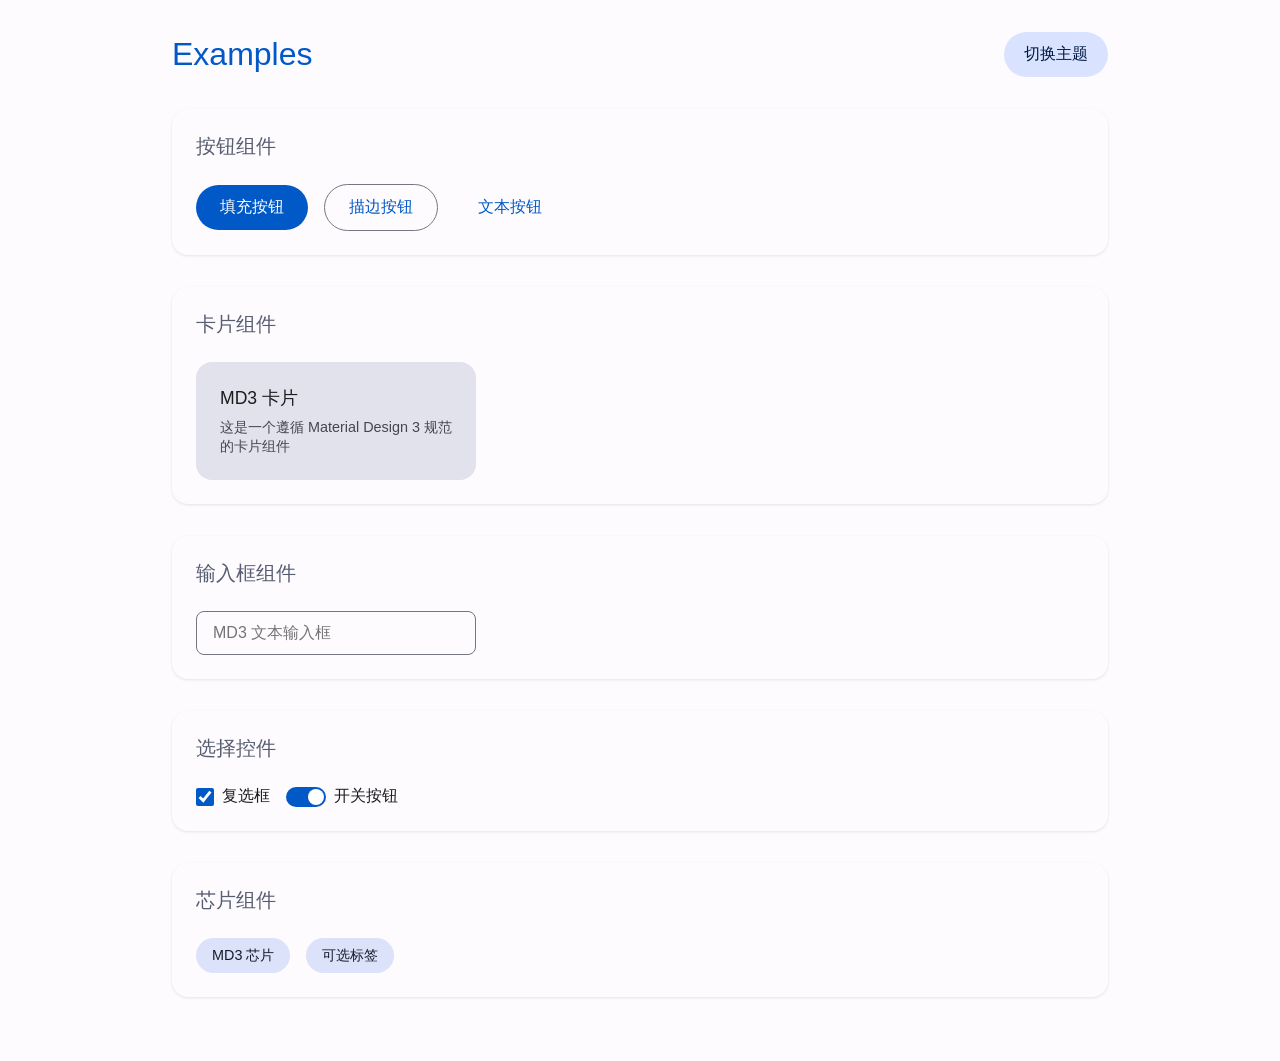
<file: modules/example-extension/index.html>
<!DOCTYPE html>
<html lang="zh-CN">
<head>
  <meta charset="UTF-8">
  <meta name="viewport" content="width=device-width, initial-scale=1.0">
  <link rel="stylesheet" href="assets/style/style.css">

  <title>Examples</title>
</head>
<body class="light-theme">
  <!-- 顶部栏 -->
  <div class="header">
    <h1 class="title">Examples</h1>
    <button class="theme-btn ripple-container" id="themeBtn">切换主题</button>
  </div>

  <!-- 按钮组件 -->
  <div class="section">
    <h2 class="section-title">按钮组件</h2>
    <div class="components">
      <button class="md-button btn-filled ripple-container">填充按钮</button>
      <button class="md-button btn-outlined ripple-container">描边按钮</button>
      <button class="md-button btn-text ripple-container">文本按钮</button>
    </div>
  </div>

  <!-- 卡片组件 -->
  <div class="section">
    <h2 class="section-title">卡片组件</h2>
    <div class="components">
      <div class="md-card ripple-container">
        <h3 class="card-title">MD3 卡片</h3>
        <p class="card-desc">这是一个遵循 Material Design 3 规范的卡片组件</p>
      </div>
    </div>
  </div>

  <!-- 输入框组件 -->
  <div class="section">
    <h2 class="section-title">输入框组件</h2>
    <div class="components">
      <input type="text" class="md-input" placeholder="MD3 文本输入框">
    </div>
  </div>

  <!-- 选择控件 -->
  <div class="section">
    <h2 class="section-title">选择控件</h2>
    <div class="components">
      <label class="checkbox-wrapper">
        <input type="checkbox" class="md-checkbox" checked>
        <span>复选框</span>
      </label>
      <label class="switch-wrapper">
        <input type="checkbox" class="md-switch" checked>
        <span>开关按钮</span>
      </label>
    </div>
  </div>

  <!-- 芯片组件 -->
  <div class="section">
    <h2 class="section-title">芯片组件</h2>
    <div class="components">
      <div class="md-chip ripple-container">MD3 芯片</div>
      <div class="md-chip ripple-container">可选标签</div>
    </div>
  </div>

<script src="assets/script/main.js"></script>
</body>
</html>
</file>
<file: modules/example-extension/assets/style/style.css>
* {
      margin: 0;
      padding: 0;
      box-sizing: border-box;
      font-family: 'Segoe UI', Roboto, sans-serif;
      transition: background-color 0.2s, color 0.2s, border-color 0.2s;
    }

    :root, .light-theme {
      --md-sys-color-primary-rgb: 0,89,199;
      --md-sys-color-primary: #0059c7;
      --md-sys-color-on-primary-rgb: 255,255,255;
      --md-sys-color-on-primary: #ffffff;
      --md-sys-color-primary-container-rgb: 217,226,255;
      --md-sys-color-primary-container: #d9e2ff;
      --md-sys-color-on-primary-container-rgb: 0,26,67;
      --md-sys-color-on-primary-container: #001a43;
      --md-sys-color-secondary-rgb: 87,94,113;
      --md-sys-color-secondary: #575e71;
      --md-sys-color-on-secondary-rgb: 255,255,255;
      --md-sys-color-on-secondary: #ffffff;
      --md-sys-color-secondary-container-rgb: 219,226,249;
      --md-sys-color-secondary-container: #dbe2f9;
      --md-sys-color-on-secondary-container-rgb: 20,27,44;
      --md-sys-color-on-secondary-container: #141b2c;
      --md-sys-color-tertiary-rgb: 114,85,115;
      --md-sys-color-tertiary: #725573;
      --md-sys-color-on-tertiary-rgb: 255,255,255;
      --md-sys-color-on-tertiary: #ffffff;
      --md-sys-color-tertiary-container-rgb: 252,215,251;
      --md-sys-color-tertiary-container: #fcd7fb;
      --md-sys-color-on-tertiary-container-rgb: 42,19,45;
      --md-sys-color-on-tertiary-container: #2a132d;
      --md-sys-color-error-rgb: 186,26,26;
      --md-sys-color-error: #ba1a1a;
      --md-sys-color-on-error-rgb: 255,255,255;
      --md-sys-color-on-error: #ffffff;
      --md-sys-color-error-container-rgb: 255,218,214;
      --md-sys-color-error-container: #ffdad6;
      --md-sys-color-on-error-container-rgb: 65,0,2;
      --md-sys-color-on-error-container: #410002;
      --md-sys-color-background-rgb: 254,251,255;
      --md-sys-color-background: #fefbff;
      --md-sys-color-on-background-rgb: 27,27,31;
      --md-sys-color-on-background: #1b1b1f;
      --md-sys-color-surface-rgb: 254,251,255;
      --md-sys-color-surface: #fefbff;
      --md-sys-color-on-surface-rgb: 27,27,31;
      --md-sys-color-on-surface: #1b1b1f;
      --md-sys-color-surface-variant-rgb: 225,226,236;
      --md-sys-color-surface-variant: #e1e2ec;
      --md-sys-color-on-surface-variant-rgb: 68,70,79;
      --md-sys-color-on-surface-variant: #44464f;
      --md-sys-color-outline-rgb: 117,119,128;
      --md-sys-color-outline: #757780;
      --md-sys-color-outline-variant-rgb: 197,198,208;
      --md-sys-color-outline-variant: #c5c6d0;
      --md-sys-color-shadow-rgb: 0,0,0;
      --md-sys-color-shadow: #000000;
      --md-sys-color-scrim-rgb: 0,0,0;
      --md-sys-color-scrim: #000000;
      --md-sys-color-inverse-surface-rgb: 48,48,52;
      --md-sys-color-inverse-surface: #303034;
      --md-sys-color-inverse-on-surface-rgb: 242,240,244;
      --md-sys-color-inverse-on-surface: #f2f0f4;
      --md-sys-color-inverse-primary-rgb: 175,198,255;
      --md-sys-color-inverse-primary: #afc6ff;
    }
    .dark-theme {
      --md-sys-color-primary-rgb: 175,198,255;
      --md-sys-color-primary: #afc6ff;
      --md-sys-color-on-primary-rgb: 0,45,108;
      --md-sys-color-on-primary: #002d6c;
      --md-sys-color-primary-container-rgb: 0,67,152;
      --md-sys-color-primary-container: #004398;
      --md-sys-color-on-primary-container-rgb: 217,226,255;
      --md-sys-color-on-primary-container: #d9e2ff;
      --md-sys-color-secondary-rgb: 191,198,220;
      --md-sys-color-secondary: #bfc6dc;
      --md-sys-color-on-secondary-rgb: 41,48,66;
      --md-sys-color-on-secondary: #293042;
      --md-sys-color-secondary-container-rgb: 63,71,89;
      --md-sys-color-secondary-container: #3f4759;
      --md-sys-color-on-secondary-container-rgb: 219,226,249;
      --md-sys-color-on-secondary-container: #dbe2f9;
      --md-sys-color-tertiary-rgb: 223,187,222;
      --md-sys-color-tertiary: #dfbbde;
      --md-sys-color-on-tertiary-rgb: 64,39,67;
      --md-sys-color-on-tertiary: #402743;
      --md-sys-color-tertiary-container-rgb: 89,62,90;
      --md-sys-color-tertiary-container: #593e5a;
      --md-sys-color-on-tertiary-container-rgb: 252,215,251;
      --md-sys-color-on-tertiary-container: #fcd7fb;
      --md-sys-color-error-rgb: 255,180,171;
      --md-sys-color-error: #ffb4ab;
      --md-sys-color-on-error-rgb: 105,0,5;
      --md-sys-color-on-error: #690005;
      --md-sys-color-error-container-rgb: 147,0,10;
      --md-sys-color-error-container: #93000a;
      --md-sys-color-on-error-container-rgb: 255,180,171;
      --md-sys-color-on-error-container: #ffb4ab;
      --md-sys-color-background-rgb: 27,27,31;
      --md-sys-color-background: #1b1b1f;
      --md-sys-color-on-background-rgb: 227,226,230;
      --md-sys-color-on-background: #e3e2e6;
      --md-sys-color-surface-rgb: 27,27,31;
      --md-sys-color-surface: #1b1b1f;
      --md-sys-color-on-surface-rgb: 227,226,230;
      --md-sys-color-on-surface: #e3e2e6;
      --md-sys-color-surface-variant-rgb: 68,70,79;
      --md-sys-color-surface-variant: #44464f;
      --md-sys-color-on-surface-variant-rgb: 197,198,208;
      --md-sys-color-on-surface-variant: #c5c6d0;
      --md-sys-color-outline-rgb: 143,144,153;
      --md-sys-color-outline: #8f9099;
      --md-sys-color-outline-variant-rgb: 68,70,79;
      --md-sys-color-outline-variant: #44464f;
      --md-sys-color-shadow-rgb: 0,0,0;
      --md-sys-color-shadow: #000000;
      --md-sys-color-scrim-rgb: 0,0,0;
      --md-sys-color-scrim: #000000;
      --md-sys-color-inverse-surface-rgb: 227,226,230;
      --md-sys-color-inverse-surface: #e3e2e6;
      --md-sys-color-inverse-on-surface-rgb: 48,48,52;
      --md-sys-color-inverse-on-surface: #303034;
      --md-sys-color-inverse-primary-rgb: 0,89,199;
      --md-sys-color-inverse-primary: #0059c7;
    }

    body {
      background: var(--md-sys-color-background);
      color: var(--md-sys-color-on-background);
      padding: 2rem;
      max-width: 1000px;
      margin: 0 auto;
    }

    .header {
      display: flex;
      justify-content: space-between;
      align-items: center;
      margin-bottom: 2rem;
    }

    .title {
      font-size: 2rem;
      font-weight: 500;
      color: var(--md-sys-color-primary);
    }

    .theme-btn {
      background: var(--md-sys-color-primary-container);
      color: var(--md-sys-color-on-primary-container);
      border: none;
      padding: 0.75rem 1.25rem;
      border-radius: 2rem;
      font-size: 1rem;
      cursor: pointer;
      position: relative;
      overflow: hidden;
    }

    .ripple-container {
      position: relative;
      overflow: hidden;
      cursor: pointer;
    }

    .ripple {
      position: absolute;
      border-radius: 50%;
      background: rgba(var(--md-sys-color-on-surface-rgb), 0.3);
      transform: scale(0);
      animation: ripple-animation 0.6s linear;
      pointer-events: none;
    }

    @keyframes ripple-animation {
      to {
        transform: scale(4);
        opacity: 0;
      }
    }

    .section {
      margin: 2rem 0;
      padding: 1.5rem;
      background: var(--md-sys-color-surface);
      border-radius: 1rem;
      box-shadow: 0 1px 3px rgba(0,0,0,0.1);
    }

    .section-title {
      font-size: 1.25rem;
      font-weight: 500;
      margin-bottom: 1.5rem;
      color: var(--md-sys-color-secondary);
    }

    .components {
      display: flex;
      flex-wrap: wrap;
      gap: 1rem;
      align-items: center;
    }

    .md-button {
      padding: 0.75rem 1.5rem;
      border-radius: 2rem;
      border: none;
      font-size: 1rem;
      font-weight: 500;
      cursor: pointer;
      position: relative;
      overflow: hidden;
    }

    .btn-filled {
      background: var(--md-sys-color-primary);
      color: var(--md-sys-color-on-primary);
    }

    .btn-outlined {
      background: transparent;
      color: var(--md-sys-color-primary);
      border: 1px solid var(--md-sys-color-outline);
    }

    .btn-text {
      background: transparent;
      color: var(--md-sys-color-primary);
    }

    .md-card {
      width: 280px;
      padding: 1.5rem;
      background: var(--md-sys-color-surface-variant);
      border-radius: 1rem;
      cursor: pointer;
      position: relative;
      overflow: hidden;
    }

    .card-title {
      font-size: 1.1rem;
      font-weight: 500;
      margin-bottom: 0.5rem;
    }

    .card-desc {
      color: var(--md-sys-color-on-surface-variant);
      font-size: 0.9rem;
    }

    .md-input {
      padding: 0.75rem 1rem;
      border: 1px solid var(--md-sys-color-outline);
      border-radius: 0.5rem;
      background: var(--md-sys-color-surface);
      color: var(--md-sys-color-on-surface);
      font-size: 1rem;
      width: 280px;
      outline: none;
    }

    .md-input:focus {
      border-color: var(--md-sys-color-primary);
    }

    .checkbox-wrapper, .switch-wrapper {
      display: flex;
      align-items: center;
      gap: 0.5rem;
      cursor: pointer;
    }

    .md-checkbox {
      width: 18px;
      height: 18px;
      accent-color: var(--md-sys-color-primary);
    }

    .md-switch {
      width: 40px;
      height: 20px;
      appearance: none;
      background: var(--md-sys-color-outline);
      border-radius: 20px;
      position: relative;
      cursor: pointer;
    }

    .md-switch:checked {
      background: var(--md-sys-color-primary);
    }

    .md-switch::before {
      content: '';
      position: absolute;
      width: 16px;
      height: 16px;
      background: white;
      border-radius: 50%;
      top: 2px;
      left: 2px;
      transition: 0.2s;
    }

    .md-switch:checked::before {
      left: 22px;
    }

    .md-chip {
      padding: 0.5rem 1rem;
      background: var(--md-sys-color-secondary-container);
      color: var(--md-sys-color-on-secondary-container);
      border-radius: 2rem;
      font-size: 0.9rem;
      position: relative;
      overflow: hidden;
      cursor: pointer;
    }
</file>
